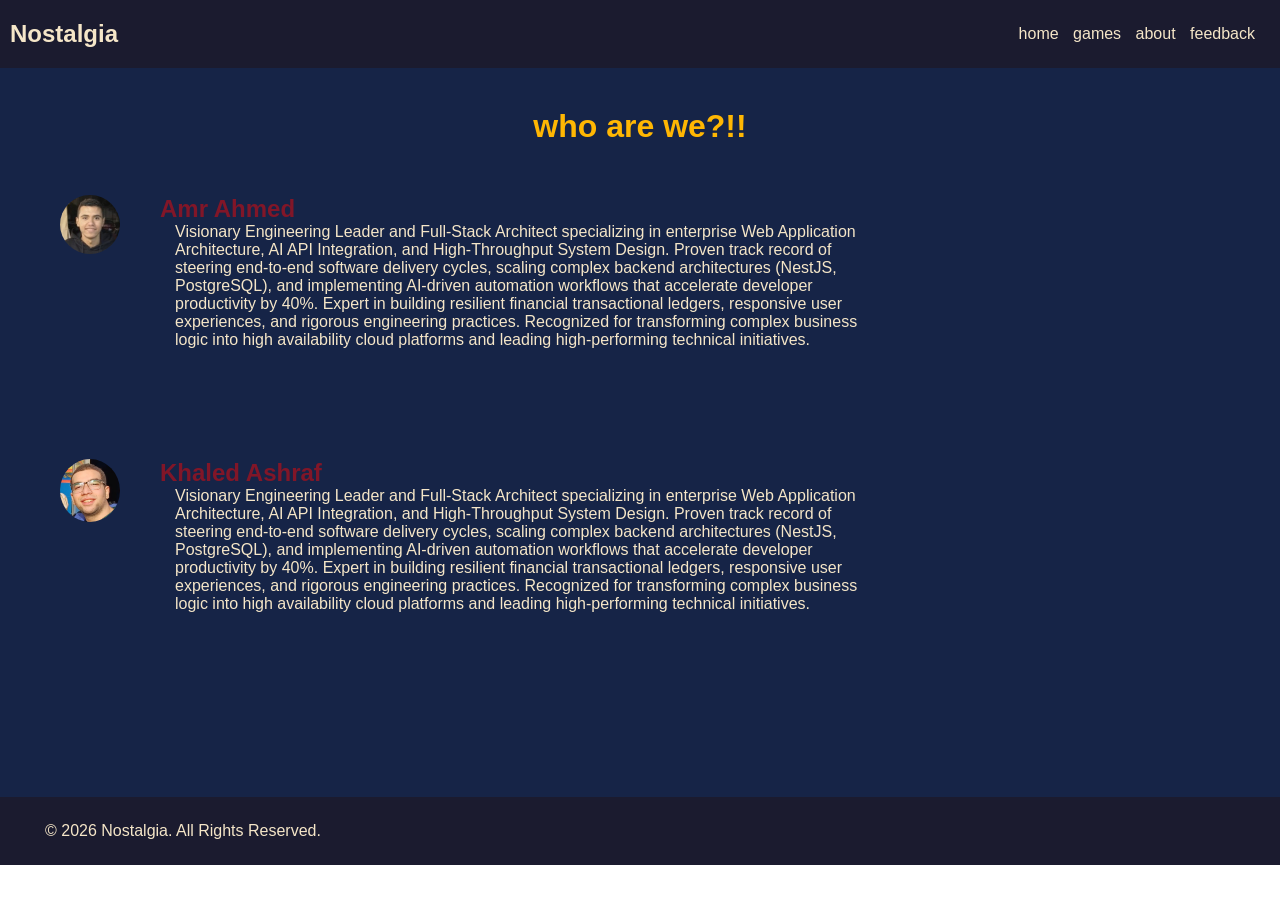
<file: about.html>
<!DOCTYPE html>
<html lang="en">
<head>
    <meta charset="UTF-8">
    <meta name="viewport" content="width=device-width, initial-scale=1.0">
    <link rel="stylesheet" href="css/about.css">
    <title>About us</title>
</head>
<body>
    <nav>
        <h1>Nostalgia</h1>
        <section class="navLinks">
            <a href="home.html">home</a>
            <a href="categories.html">games</a>
            <a href="about.html">about</a>
            <a href="feedback.html">feedback</a>
        </section>
    </nav>
    <div class="team">
        <h1>who are we?!!</h1>
        <section class="members">
            <section>
                <img src="images/amr.jpeg" alt="">

            </section>
           
           <section class="text">
            <h2><a href="https://www.linkedin.com/in/3mrahmed/">Amr Ahmed</a></h2>
            <p>
                Visionary Engineering Leader and Full-Stack Architect specializing in enterprise Web Application Architecture, AI API
                Integration, and High-Throughput System Design. Proven track record of steering end-to-end software delivery cycles,
                scaling complex backend architectures (NestJS, PostgreSQL), and implementing AI-driven automation workflows that
                accelerate developer productivity by 40%. Expert in building resilient financial transactional ledgers, responsive user
                experiences, and rigorous engineering practices. Recognized for transforming complex business logic into high
                availability cloud platforms and leading high-performing technical initiatives.
            </p>

           </section>
           

        </section>
        <section class="members">
            <section>
                <img src="images/kholuo.jpeg" alt="">

            </section>
           
           <section class="text">
            <h2><a href="https://www.linkedin.com/in/khaled-ashraf-6b2b57417/">Khaled Ashraf</a></h2>
            <p>
                Visionary Engineering Leader and Full-Stack Architect specializing in enterprise Web Application Architecture, AI API
                Integration, and High-Throughput System Design. Proven track record of steering end-to-end software delivery cycles,
                scaling complex backend architectures (NestJS, PostgreSQL), and implementing AI-driven automation workflows that
                accelerate developer productivity by 40%. Expert in building resilient financial transactional ledgers, responsive user
                experiences, and rigorous engineering practices. Recognized for transforming complex business logic into high
                availability cloud platforms and leading high-performing technical initiatives.
            </p>

           </section>
           

        </section>
    </div>
    <footer>
        <p> &copy; 2026 Nostalgia. All Rights Reserved. </p>
    </footer>
    
</body>
</html>
</file>
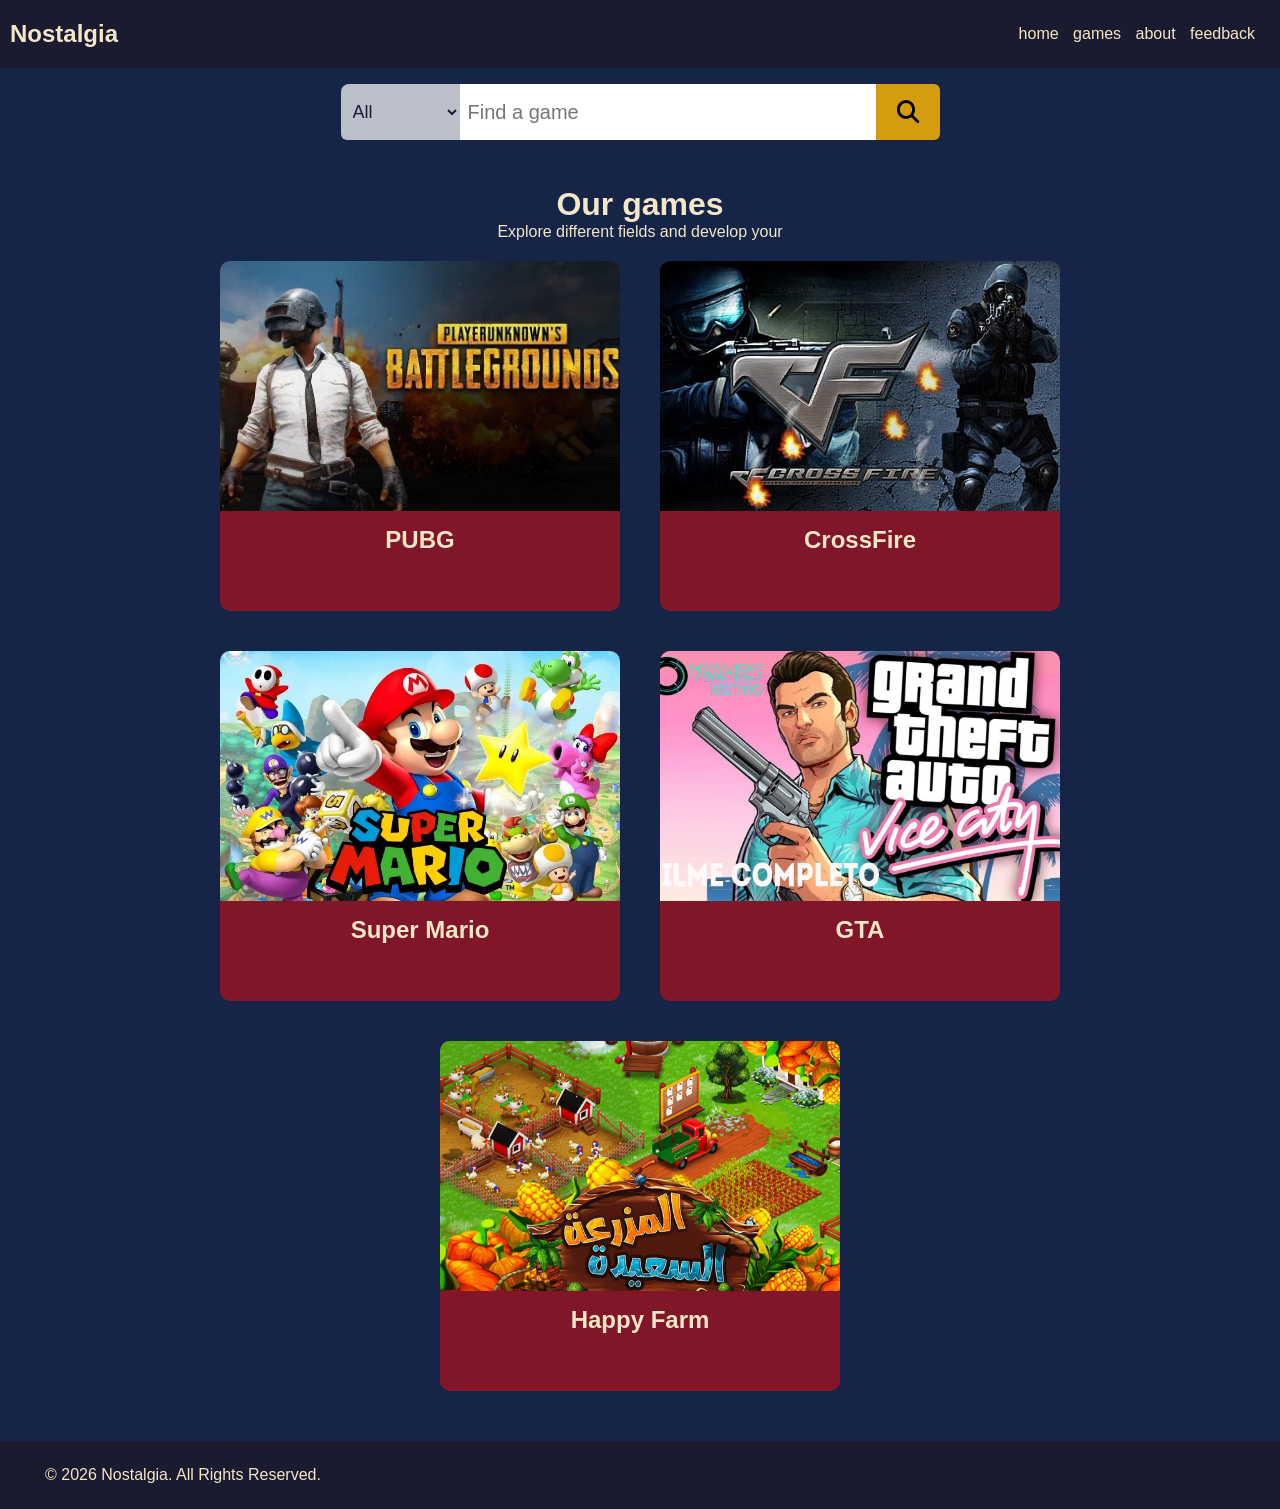
<file: categories.html>
<!DOCTYPE html>
<html lang="en">
<head>
    <meta charset="UTF-8">
    <meta name="viewport" content="width=device-width, initial-scale=1.0">
    <link rel="stylesheet" href="https://cdnjs.cloudflare.com/ajax/libs/font-awesome/6.5.1/css/all.min.css">
    <link rel="stylesheet" href="css/categories.css">
    <title>Categories</title>
</head>
<body>
    <nav>
        <h1>Nostalgia</h1>
        <section class="navLinks">
            <a href="home.html">home</a>
            <a href="categories.html">games</a>
            <a href="about.html">about</a>
            <a href="feedback.html">feedback</a>
        </section>
    </nav>
    <div id="containerFilter">
        <div>
            <select id="categories">
                <option value="all">All</option>
                <option value="shooter">Shooter</option>
                <option value="adventure">Adventure</option>
                <option value="casual">Casual</option>
            </select>
            <input id="gameQuery" type="text" placeholder="Find a game" autofocus>
            <button onclick="searchGame()"><i class="fa-solid fa-magnifying-glass"></i></button>
        </div>
    </div>
    <p id="placeWrite" style="font-size: 2rem;"></p>
    <div id="games">
        <div class="gameTitle">
            <h1>
                Our games
            </h1>
            <p>Explore different fields and develop your</p>
        </div>
        <div class="card">
            <section class="game-card">
                <div class="card-inner">


                    <div class="card-front">
                        <div>
                            <img src="images/pubg.jpg" alt="">
                        </div>

                        <h1 class="card-front-p">PUBG</h1>
                    </div>


                    <div class="card-back">
                        <h1>PUBG</h1>
                        <p>
                            Battle players from around the world in an intense survival experience.
                            Collect weapons, build strategies, and be the last player standing.
                        </p>
                        <a href="https://en.wikipedia.org/wiki/PUBG_Mobile">view more</a>
                    </div>

                </div>
            </section>
            <section class="game-card">
                <div class="card-inner">


                    <div class="card-front">
                        <div>
                            <img src="images/CF.jpg" alt="">
                        </div>

                        <h1 class="card-front-p">CrossFire</h1>
                    </div>


                    <div class="card-back">
                        <h1>CrossFire</h1>
                        <p>
                            Enter fast-paced team battles where every move can change the game.
                            Choose your weapons, work with your team, and fight for victory.
                        </p>
                        <a href="https://en.wikipedia.org/wiki/Crossfire_(series)">view more</a>
                    </div>

                </div>
            </section>
            <section class="game-card">
                <div class="card-inner">


                    <div class="card-front">
                        <div>
                            <img src="images/Super-Mario.webp" alt="">
                        </div>

                        <h1 class="card-front-p">Super Mario</h1>
                    </div>


                    <div class="card-back">
                        <h1>Super Mario</h1>
                        <p>
                            Join Mario on exciting adventures through colorful and challenging worlds.
                            Jump, explore, defeat enemies, and save the Mushroom Kingdom.
                        </p>
                        <a href="https://en.wikipedia.org/wiki/Super_Mario">view more</a>
                    </div>

                </div>
            </section>
            <section class="game-card">
                <div class="card-inner">


                    <div class="card-front">
                        <div>
                            <img src="images/gta.jpg" alt="">
                        </div>
                        <h1 class="card-front-p">GTA</h1>



                    </div>


                    <div class="card-back">
                        <h1>GTA</h1>
                        <p>
                            Explore a massive open world filled with action, missions, and adventures.
                            Drive cars, complete missions, and experience the freedom of the city.
                        </p>
                        <a href="https://en.wikipedia.org/wiki/Grand_Theft_Auto:_Vice_City">view more</a>
                    </div>

                </div>
            </section>
            <section class="game-card">
                <div class="card-inner">


                    <div class="card-front">
                        <div>
                            <img src="images/funnyFarm.jpg" alt="">
                        </div>

                        <h1 class="card-front-p">Happy Farm</h1>
                    </div>


                    <div class="card-back">
                        <h1>Happy Farm</h1>
                        <p>
                            Build and manage your own farm in a fun and relaxing experience.
                            Grow crops, take care of animals, and create your dream farm.
                        </p>
                        <a href="https://en.wikipedia.org/wiki/Happy_Farm">view more</a>
                    </div>

                </div>
            </section>
        </div>
    </div>
    <footer>
        <p> &copy; 2026 Nostalgia. All Rights Reserved. </p>
    </footer>    
    <script src="js/categories.js"></script>
</body>
</html>
</file>
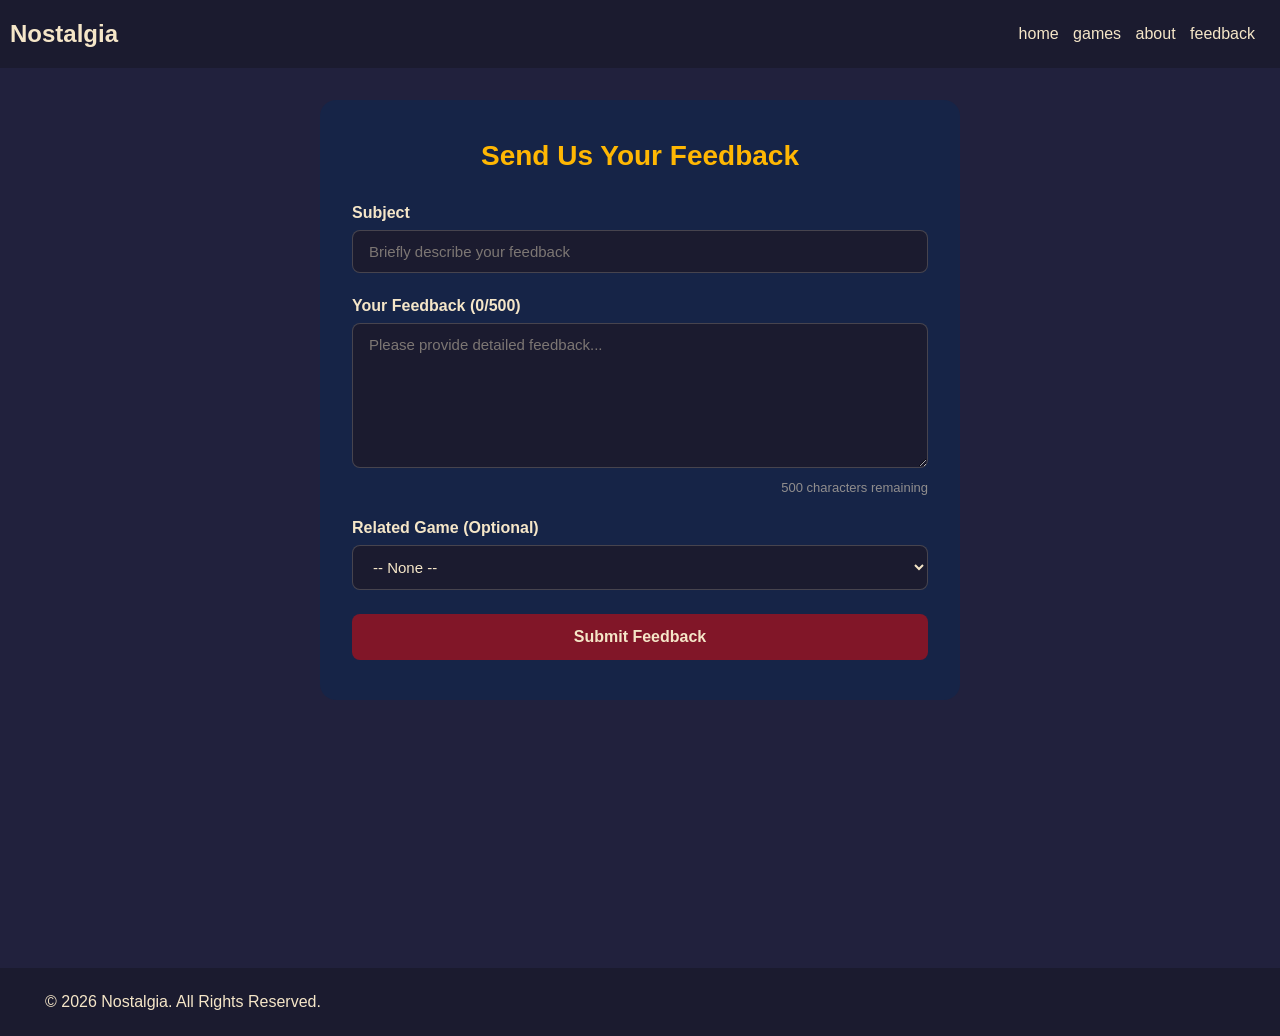
<file: feedback.html>
<!DOCTYPE html>
<html lang="en">
<head>
<meta charset="UTF-8" />
<meta name="viewport" content="width=device-width, initial-scale=1.0" />
<title>Send Us Your Feedback</title>
<link rel="stylesheet" href="css/feedback.css" />
</head>
<body>
  <nav>
        <h1>Nostalgia</h1>
        <section class="navLinks">
            <a href="home.html">home</a>
            <a href="categories.html">games</a>
            <a href="about.html">about</a>
            <a href="feedback.html">feedback</a>
        </section>
    </nav>
  <div class="page">
    <div class="card">
      <h1 class="title">Send Us Your Feedback</h1>

      <div class="field">
        <label class="label" for="subject">Subject</label>
        <input class="input" type="text" id="subject" placeholder="Briefly describe your feedback" />
      </div>

      <div class="field">
        <label class="label" for="feedback">
          Your Feedback (<span id="charCount">0</span>/500)
        </label>
        <textarea class="textarea" id="feedback" maxlength="500" rows="7" placeholder="Please provide detailed feedback..."></textarea>
        <p class="char-remaining"><span id="charRemaining">500</span> characters remaining</p>
      </div>

      <div class="field">
        <label class="label" for="game">Related Game (Optional)</label>
        <select class="select" id="game">
          <option>-- None --</option>
          <option>PUBG</option>
          <option>Happy Farm</option>
          <option>Super Mario</option>
          <option>CrossFire</option>
          <option>GTA</option>
        </select>
      </div>
      <button type="button" class="submit-btn">
        Submit Feedback
      </button>
    </div>
  </div>
  <footer>
        <p> &copy; 2026 Nostalgia. All Rights Reserved. </p>
  </footer>

</body>
</html>
</file>
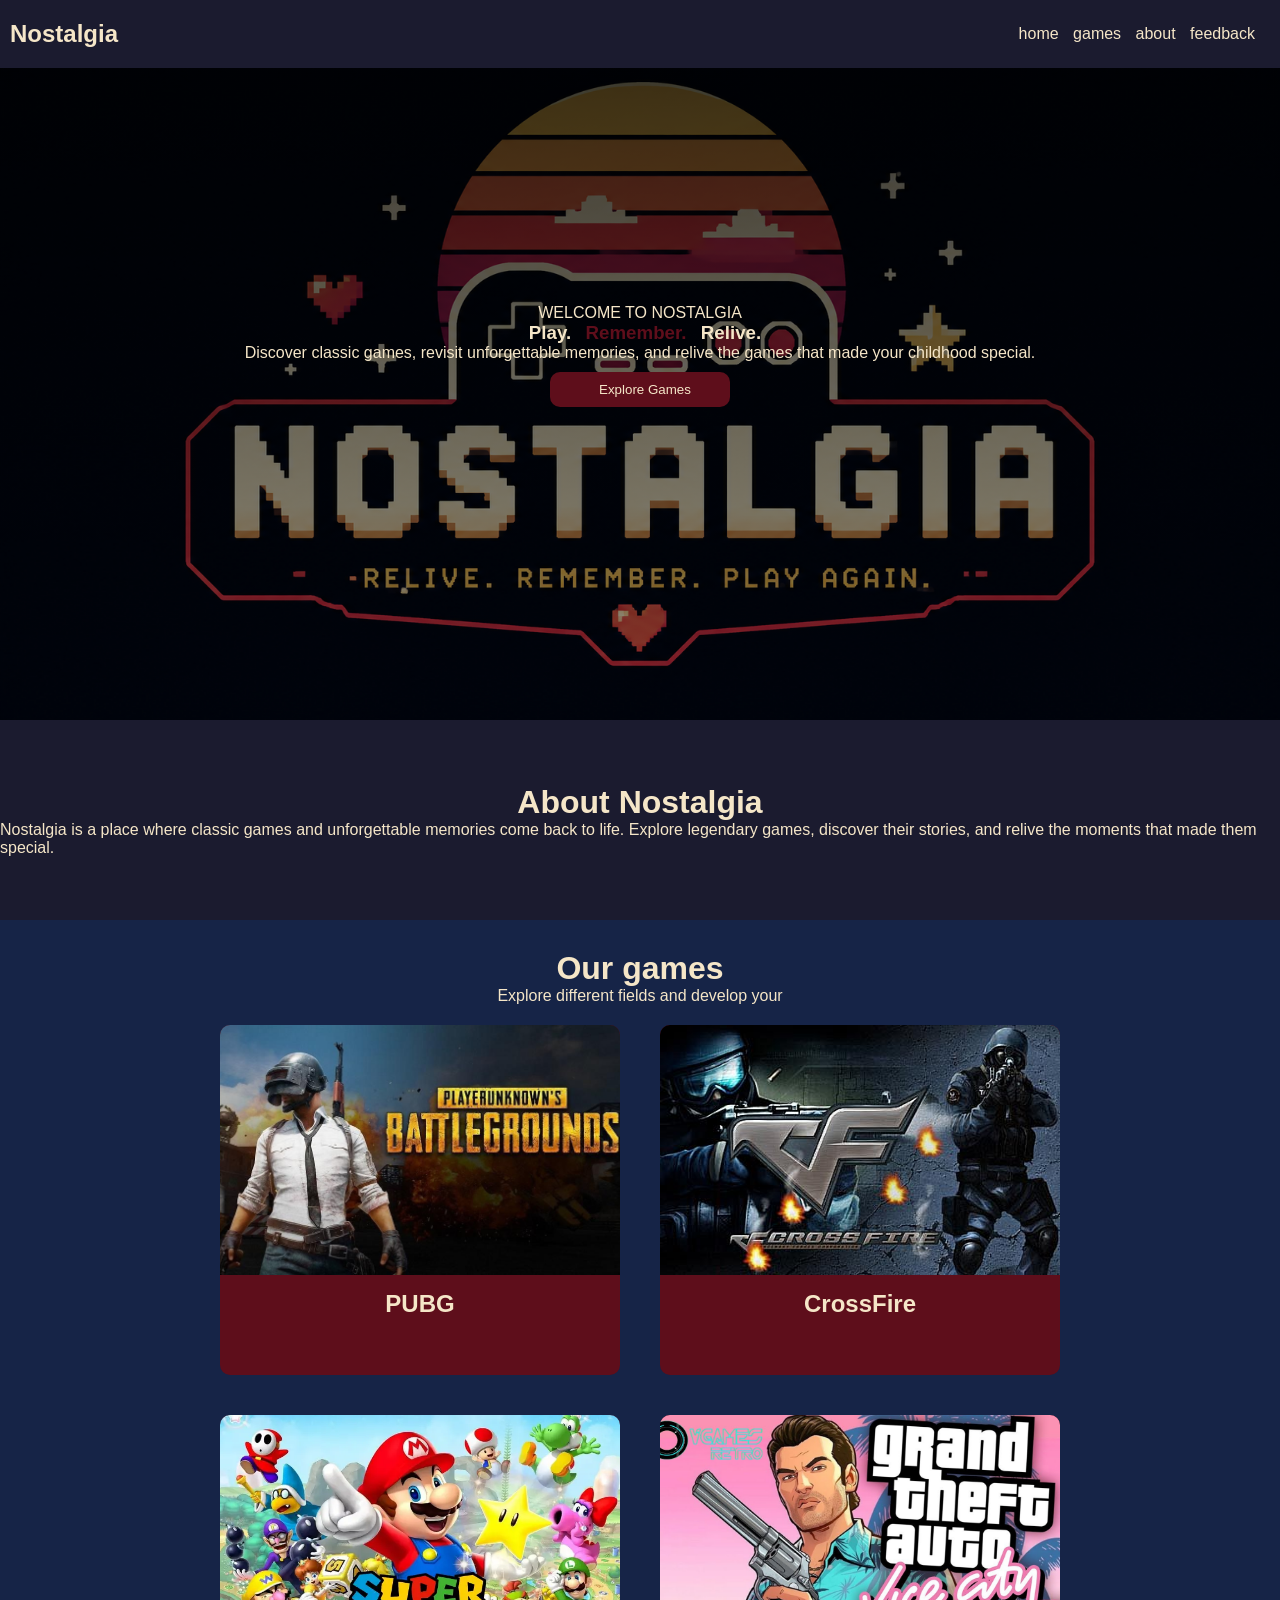
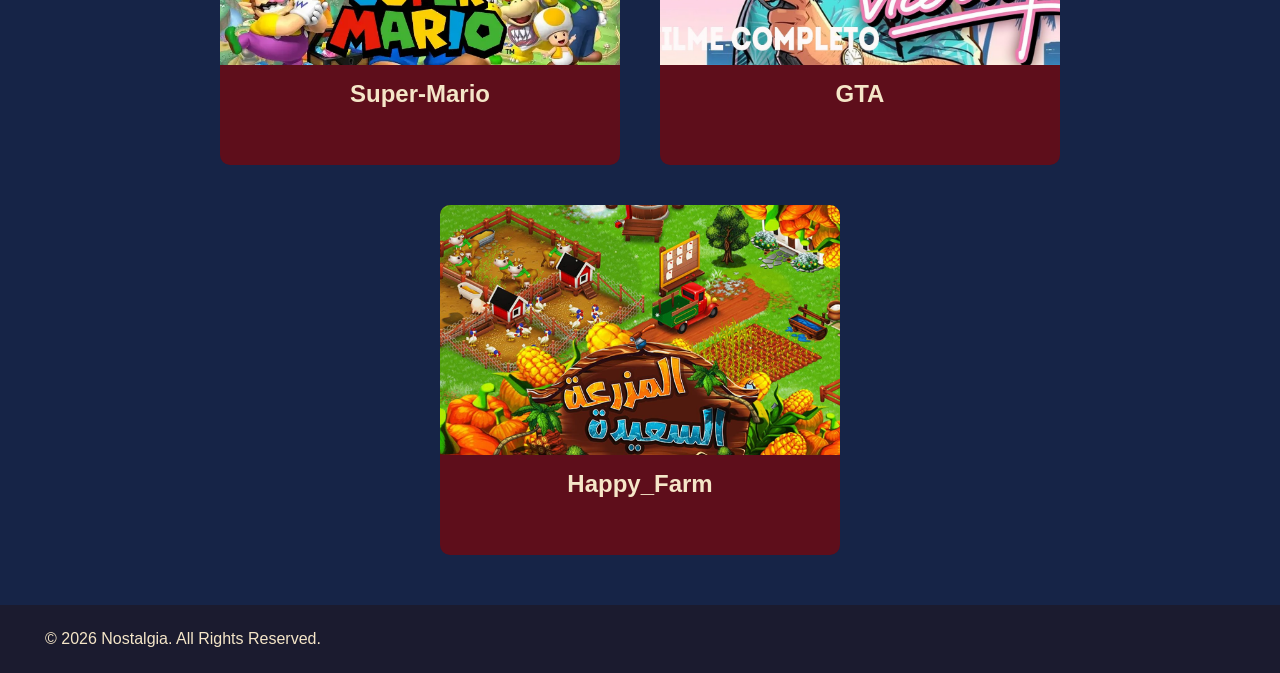
<file: home.html>
<!DOCTYPE html>
<html lang="en">

<head>
    <meta charset="UTF-8">
    <meta name="viewport" content="width=device-width, initial-scale=1.0">
    <link rel="stylesheet" href="css/home.css">
    <title>Home</title>
</head>

<body>
    <nav>
        <h1>Nostalgia</h1>
        <section class="navLinks">
            <a href="home.html">home</a>
            <a href="categories.html">games</a>
            <a href="about.html">about</a>
            <a href="feedback.html">feedback</a>
        </section>
    </nav>
    <div id="home">

        <section>

            <p>WELCOME TO NOSTALGIA</p>

            <section class="h1">
                <label>
                    <h1>Play.</h1>
                    <h1 class="develop">Remember.</h1>
                    <h1>Relive.</h1>
                </label>
            </section>

            <p>
                Discover classic games, revisit unforgettable memories,
                and relive the games that made your childhood special.
            </p>

            <button>
                <a href="#games">Explore Games</a>
            </button>

        </section>

    </div>


    <div id="about">

        <h1>
            About Nostalgia
        </h1>

        <p>
            Nostalgia is a place where classic games and unforgettable memories
            come back to life. Explore legendary games, discover their stories,
            and relive the moments that made them special.
        </p>

    </div>
    <div id="games">
        <div class="gameTitle">
            <h1>
                Our games
            </h1>
            <p>Explore different fields and develop your</p>
        </div>
        <div class="card">
            <section class="game-card">
                <div class="card-inner">


                    <div class="card-front">
                        <div>
                            <img src="images/pubg.jpg" alt="">
                        </div>

                        <h1>PUBG</h1>
                    </div>


                    <div class="card-back">
                        <h1>PUBG_Mobile</h1>
                        <p>
                            Battle players from around the world in an intense survival experience.
                            Collect weapons, build strategies, and be the last player standing.
                        </p>
                        <a href="https://en.wikipedia.org/wiki/PUBG_Mobile">view more</a>
                    </div>

                </div>
            </section>
            <section class="game-card">
                <div class="card-inner">


                    <div class="card-front">
                        <div>
                            <img src="images/CF.jpg" alt="">
                        </div>

                        <h1>CrossFire</h1>
                    </div>


                    <div class="card-back">
                        <h1>CrossFire</h1>
                        <p>
                            Enter fast-paced team battles where every move can change the game.
                            Choose your weapons, work with your team, and fight for victory.
                        </p>
                        <a href="https://en.wikipedia.org/wiki/Crossfire_(series)">view more</a>
                    </div>

                </div>
            </section>
            <section class="game-card">
                <div class="card-inner">


                    <div class="card-front">
                        <div>
                            <img src="images/Super-Mario.webp" alt="">
                        </div>

                        <h1>Super-Mario</h1>
                    </div>


                    <div class="card-back">
                        <h1>Super-Mario</h1>
                        <p>
                            Join Mario on exciting adventures through colorful and challenging worlds.
                            Jump, explore, defeat enemies, and save the Mushroom Kingdom.
                        </p>
                        <a href="https://en.wikipedia.org/wiki/Super_Mario">view more</a>
                    </div>

                </div>
            </section>
            <section class="game-card">
                <div class="card-inner">


                    <div class="card-front">
                        <div>
                            <img src="images/gta.jpg" alt="">
                        </div>
                        <h1>GTA</h1>



                    </div>


                    <div class="card-back">
                        <h1>GTA</h1>
                        <p>
                            Explore a massive open world filled with action, missions, and adventures.
                            Drive cars, complete missions, and experience the freedom of the city.
                        </p>
                        <a href="https://en.wikipedia.org/wiki/Grand_Theft_Auto:_Vice_City">view more</a>
                    </div>

                </div>
            </section>
            <section class="game-card">
                <div class="card-inner">


                    <div class="card-front">
                        <div>
                            <img src="images/funnyFarm.jpg" alt="">
                        </div>

                        <h1>Happy_Farm</h1>
                    </div>


                    <div class="card-back">
                        <h1>Happy_Farm</h1>
                        <p>
                            Build and manage your own farm in a fun and relaxing experience.
                            Grow crops, take care of animals, and create your dream farm.
                        </p>
                        <a href="https://en.wikipedia.org/wiki/Happy_Farm">view more</a>
                    </div>

                </div>
            </section>
        </div>
    </div>
    <footer>
        <p> &copy; 2026 Nostalgia. All Rights Reserved. </p>
    </footer>

</body>

</html>
</file>
<file: css/about.css>
:root {
    --web-ground: #1B1B2F;
    --button-color: #811628;
    --section-color: #162447;
    --text-color: #F5E6C8;
    --cards-color: #FFB703;
}
* {
    margin: 0;
    font-family: "Inter", sans-serif;
    box-sizing: border-box;
}

nav {
    
    display: flex;
    justify-content: space-between;
    align-items: center;

    width: 100%;
    

    background-color: var(--web-ground);

    h1 {
        color: var(--text-color);
        padding-left: 10px;
    }
}

.navLinks {
    padding: 25px;
    a {
    text-decoration: none;
    padding-left: 10px;
    color: var(--text-color);
}
    a:hover{
    font-size: 18px;
    transition: ease;
}
    a:focus{
        text-decoration: underline;

    }
}

a {
    text-decoration: none;
    padding-left: 10px;
    color: var(--text-color);
}

.team{
    
    background-color: var(--section-color);
    height: 81vh;
    img{
    border-radius: 100%;
    width: 60px;
    
    
    }
    h1{
        text-align: center;
        color: var(--cards-color);
        padding: 40px;
    }
    .members{
        display: flex;
        flex-direction: row;
        flex-wrap: wrap;
        gap: 30px;
        margin: 10px;
        padding-left: 50px;
        padding-bottom: 100px;
        
        .text{
            p{
            color: var(--text-color);
            padding-left: 25px;
        }
        a{
            color: var(--button-color);
        }
        width: 60%;

        }
        
    }

}
footer {
    background-color: var(--web-ground);

    padding: 25px;
    p {
        color: var(--text-color);

        padding-left: 20px;
    }
}
</file>
<file: css/categories.css>
:root {
    --web-ground: #1B1B2F;
    --button-color: #811628;
    --section-color: #162447;
    --text-color: #F5E6C8;
    --cards-color: #FFB703;
}
* {
    margin: 0;
    font-family: "Inter", sans-serif;
    box-sizing: border-box;
}


nav {
    
    display: flex;
    justify-content: space-between;
    align-items: center;

    width: 100%;
    

    background-color: var(--web-ground);

    h1 {
        color: var(--text-color);
        padding-left: 10px;
    }
}

.navLinks {
    padding: 25px;
    a {
    text-decoration: none;
    padding-left: 10px;
    color: var(--text-color);
}
a:hover{
    font-size: 18px;
    transition: ease;
}
    a:focus{
        text-decoration: underline;

    }
}

a {
    text-decoration: none;
    padding-left: 10px;
    color: var(--text-color);
}
#containerFilter{
    display: flex;
    justify-content: center;
    gap: 0;
    background-color: var(--section-color);
    margin: 0;
    padding: 1rem; 

    div{
        display: flex;
        select,input,button{
            height: 3.5rem;
        }
        select{
            
            color: #1B1B2F;
            opacity: 0.8;
            background-color: #E5E7EB;
            font-size: 1.125rem;
            padding: 0.5rem;
            border-radius: 0.5rem 0 0 0.375rem;
            cursor: pointer;
            border:none;
        }  
        input{
            width: 26rem;
            font-size: 1.25rem;
            padding: 0.5rem;
            color : #1B1B2F;
            border:none;
        }
        button{
            width: 4rem;
            cursor: pointer;
            border: none;
            border-radius: 0 0.375rem 0.375rem 0;
            background-color: #ffb803d0;

            i{
                font-size: 1.4rem;
            }
        }
        select:hover{
            opacity: 1;
        }
        input:focus , select:focus{
            outline: none;
        }
        button:hover{
            opacity: 1;
            background-color: #FFB703; 
        }
    }
}
#games {
    background-color: var(--section-color);
    padding: 30px;

    .gameTitle {
        display: flex;
        justify-content: center;
        align-items: center;
        flex-direction: column;

        h1 {
            color: var(--text-color);
        }

        p {
            color: var(--text-color);
        }
    }


    .card {
        display: flex;
        justify-content: center;
        align-items: center;
        flex-direction: row;
        flex-wrap: wrap;
        
        .game-card {
            width: 400px;
            height: 350px;

            margin: 20px;
            perspective: 1000px;
        }

        .card-inner {
            width: 100%;
            height: 100%;

            position: relative;

            transition: transform 0.7s;

            transform-style: preserve-3d;
        }

        .game-card:hover .card-inner {
            transform: rotateY(180deg);
        }

        .card-front,
        .card-back {
            width: 100%;
            height: 100%;

            position: absolute;

            top: 0;
            left: 0;

            border-radius: 10px;

            backface-visibility: hidden;

            overflow: hidden;
        }

        .card-front {
            background-color: var(--button-color);

            display: flex;
            justify-content: flex-start;
            align-items: center;

            flex-direction: column;

            overflow: hidden;


            img {
                width: 100%;
                height: 250px;

                object-fit: cover;

                display: block;

                flex-shrink: 0;
            }

            h1 {
                color: var(--text-color);

                margin: 15px 10px 5px;
            }

            p {
                color: var(--text-color);

                padding-left: 40px;
                padding-right: 40px;

                text-align: center;
            }


            a {
                color: var(--web-ground);

                margin-top: auto;
                margin-bottom: 20px;
            }
        }


        .card-back {
            background-color: var(--button-color);

            color: var(--text-color);

            display: flex;

            justify-content: flex-start;
            align-items: center;

            flex-direction: column;

            padding: 30px;

            box-sizing: border-box;

            transform: rotateY(180deg);


            h1 {
                color: var(--text-color);
                padding-bottom: 100px;
                padding-top: 30px;
            }


            p {
                color: var(--text-color);

                text-align: center;
            }


            a {
                color: #1c0fa6;
                font-size: 18px;
                margin-top: 20px;
                margin-bottom: 20px;
                background-color: #F5E6C8;
                padding: 10px;
                border-radius: 10px;
            }
        }
    }
}

footer {
    background-color: var(--web-ground);
    padding: 25px;
    p {
        color: var(--text-color);

        padding-left: 20px;
    }
}
</file>
<file: css/feedback.css>
:root {
  --web-ground: #1B1B2F;
  --button-color: #811628;
  --section-color: #162447;
  --text-color: #F5E6C8;
  --cards-color: #FFB703;
}

* {
  margin: 0;
  
  box-sizing: border-box;
}

body {
  
  font-family: "Inter", sans-serif;
  background-color: #21213d;
  color: var(--text-color);
}
nav {
    
    display: flex;
    justify-content: space-between;
    align-items: center;

    width: 100%;
    

    background-color: var(--web-ground);

    h1 {
        color: var(--text-color);
        padding-left: 10px;
    }
}

.navLinks {
    padding: 25px;
    a {
    text-decoration: none;
    padding-left: 10px;
    color: var(--text-color);
}
a:hover{
    font-size: 18px;
    transition: ease;
}
    a:focus{
        text-decoration: underline;

    }
}
.page {
  min-height: 100vh;
  width: 100%;
  display: flex;
  align-items: flex-start;
  justify-content: center;
  padding: 32px 16px;
}

.card {
  width: 100%;
  max-width: 640px;
  background-color: var(--section-color);
  border-radius: 16px;
  padding: 40px 32px;
}

.title {
  text-align: center;
  font-size: 28px;
  font-weight: 700;
  color: var(--cards-color);
  margin: 0 0 32px;
}

.field {
  margin-bottom: 24px;
}

.label {
  display: block;
  font-weight: 600;
  color: var(--text-color);
  margin-bottom: 8px;
}

.input,
.textarea,
.select {
  width: 100%;
  background-color: var(--web-ground);
  border: 1px solid rgba(245, 230, 200, 0.2);
  border-radius: 8px;
  padding: 12px 16px;
  font-size: 15px;
  color: var(--text-color);
  outline: none;
  transition: border-color 0.2s ease;
  font-family: inherit;
}

.input::placeholder,
.textarea::placeholder {
  color: rgba(245, 230, 200, 0.45);
}

.input:focus,
.textarea:focus,
.select:focus {
  border-color: var(--cards-color);
}

.textarea {
  resize: vertical;
  min-height: 140px;
}

.char-remaining {
  text-align: right;
  font-size: 13px;
  color: rgba(245, 230, 200, 0.55);
  margin: 8px 0 0;
}
.submit-btn {
  width: 100%;
  display: flex;
  align-items: center;
  justify-content: center;
  gap: 8px;
  background-color: var(--button-color);
  color: var(--text-color);
  border: none;
  border-radius: 8px;
  padding: 14px;
  font-size: 16px;
  font-weight: 600;
  cursor: pointer;
  transition: filter 0.2s ease;
  font-family: inherit;
}
 
.submit-btn:hover {
  filter: brightness(1.1);
}


a {
    text-decoration: none;
    padding-left: 10px;
    color: var(--text-color);
}

footer {
    background-color: var(--web-ground);

    padding: 25px;
    p {
        color: var(--text-color);

        padding-left: 20px;
    }
}
@media (max-width: 480px) {
  .card {
    padding: 28px 20px;
  }
 
  .title {
    font-size: 22px;
  }
}
</file>
<file: css/home.css>
:root {
    --web-ground: #1B1B2F;
    --button-color: #5e0e1b;
    --section-color: #162447;
    --text-color: #F5E6C8;
    --cards-color: #FFB703;
}
* {
    margin: 0;
    font-family: "Inter", sans-serif;   
    box-sizing: border-box;
}

nav {
    position: fixed;
    display: flex;
    justify-content: space-between;
    align-items: center;

    width: 100%;
    z-index: 1000;
    top: 0;
    left: 0;

    background-color: var(--web-ground);

    h1 {
        color: var(--text-color);
        padding-left: 10px;
    }
}

.navLinks {
    padding: 25px;
    a {
    text-decoration: none;
    padding-left: 10px;
    color: var(--text-color);
}
a:hover{
    font-size: 18px;
    transition: ease;
}
    a:focus{
        text-decoration: underline;

    }
}

a {
    text-decoration: none;
    padding-left: 10px;
    color: var(--text-color);
}

#home {
    display: flex;
    flex-direction: row;
    justify-content: center;
    align-items: center;
    position: relative;
    height: 80vh;

    background-image:
        linear-gradient(rgba(0, 0, 0, 0.80), rgba(0, 0, 0, 0.40)),
        url('../images/nostalgia.png');

    background-size: cover;
    background-position: center;
    background-repeat: no-repeat;

    section {
        display: flex;
        flex-direction: column;
        justify-content: center;
        align-items: center;

        p {
            color: var(--text-color);
        }

        .h1 {
            color: var(--text-color);
        }

        .develop {
            color: var(--button-color);
        }
    }

    label {
        h1 {
            display: inline;
            padding-left: 10px;
        }
    }

    button {
        background-color: var(--button-color);
        border-radius: 10px;
        width: 180px;
        margin: 10px;
        cursor: pointer;
        padding: 10px;
        border: none;
    }

    button:hover {
        background-color: var(--section-color);
        width: 200px;
    }
}

#about {
    display: flex;
    justify-content: center;
    align-items: center;
    flex-direction: column;
    flex-wrap: wrap;

    height: 200px;
    background-color: var(--web-ground);

    h1 {
        color: var(--text-color);
    }

    p {
        color: var(--text-color);
    }
}


#games {
    background-color: var(--section-color);
    padding: 30px;

    .gameTitle {
        display: flex;
        justify-content: center;
        align-items: center;
        flex-direction: column;

        h1 {
            color: var(--text-color);
        }

        p {
            color: var(--text-color);
        }
    }


    .card {
        display: flex;
        justify-content: center;
        align-items: center;
        flex-direction: row;
        flex-wrap: wrap;

        .game-card {
            width: 400px;
            height: 350px;

            margin: 20px;

            perspective: 1000px;
        }

        .card-inner {
            width: 100%;
            height: 100%;

            position: relative;

            transition: transform 0.7s;

            transform-style: preserve-3d;
        }

        .game-card:hover .card-inner {
            transform: rotateY(180deg);
        }

        .card-front,
        .card-back {
            width: 100%;
            height: 100%;

            position: absolute;

            top: 0;
            left: 0;

            border-radius: 10px;

            backface-visibility: hidden;

            overflow: hidden;
        }

        .card-front {
            background-color: var(--button-color);

            display: flex;
            justify-content: flex-start;
            align-items: center;

            flex-direction: column;

            overflow: hidden;


            img {
                width: 100%;
                height: 250px;

                object-fit: cover;

                display: block;

                flex-shrink: 0;
            }

            h1 {
                color: var(--text-color);

                margin: 15px 10px 5px;
            }

            p {
                color: var(--text-color);

                padding-left: 40px;
                padding-right: 40px;

                text-align: center;
            }


            
        }


        .card-back {
            background-color: var(--button-color);

            color: var(--text-color);

            display: flex;

            justify-content: flex-start;
            align-items: center;

            flex-direction: column;

            padding: 30px;

            box-sizing: border-box;

            transform: rotateY(180deg);


            h1 {
                color: var(--text-color);
                padding-bottom: 50px;
                padding-top: 30px;
            }


            p {
                color: var(--text-color);

                text-align: center;
            }


            a {
                color: #1c0fa6;
                font-size: 18px;
                margin-top: 20px;
                margin-bottom: 20px;
                background-color: #F5E6C8;
                padding: 10px;
                border-radius: 10px;
            }
        }
    }
}

footer {
    background-color: var(--web-ground);

    padding: 25px;
    p {
        color: var(--text-color);

        padding-left: 20px;
    }
}
.card-front img {
    width: 100%;
    height: 250px;
    object-fit: cover;
}
</file>
